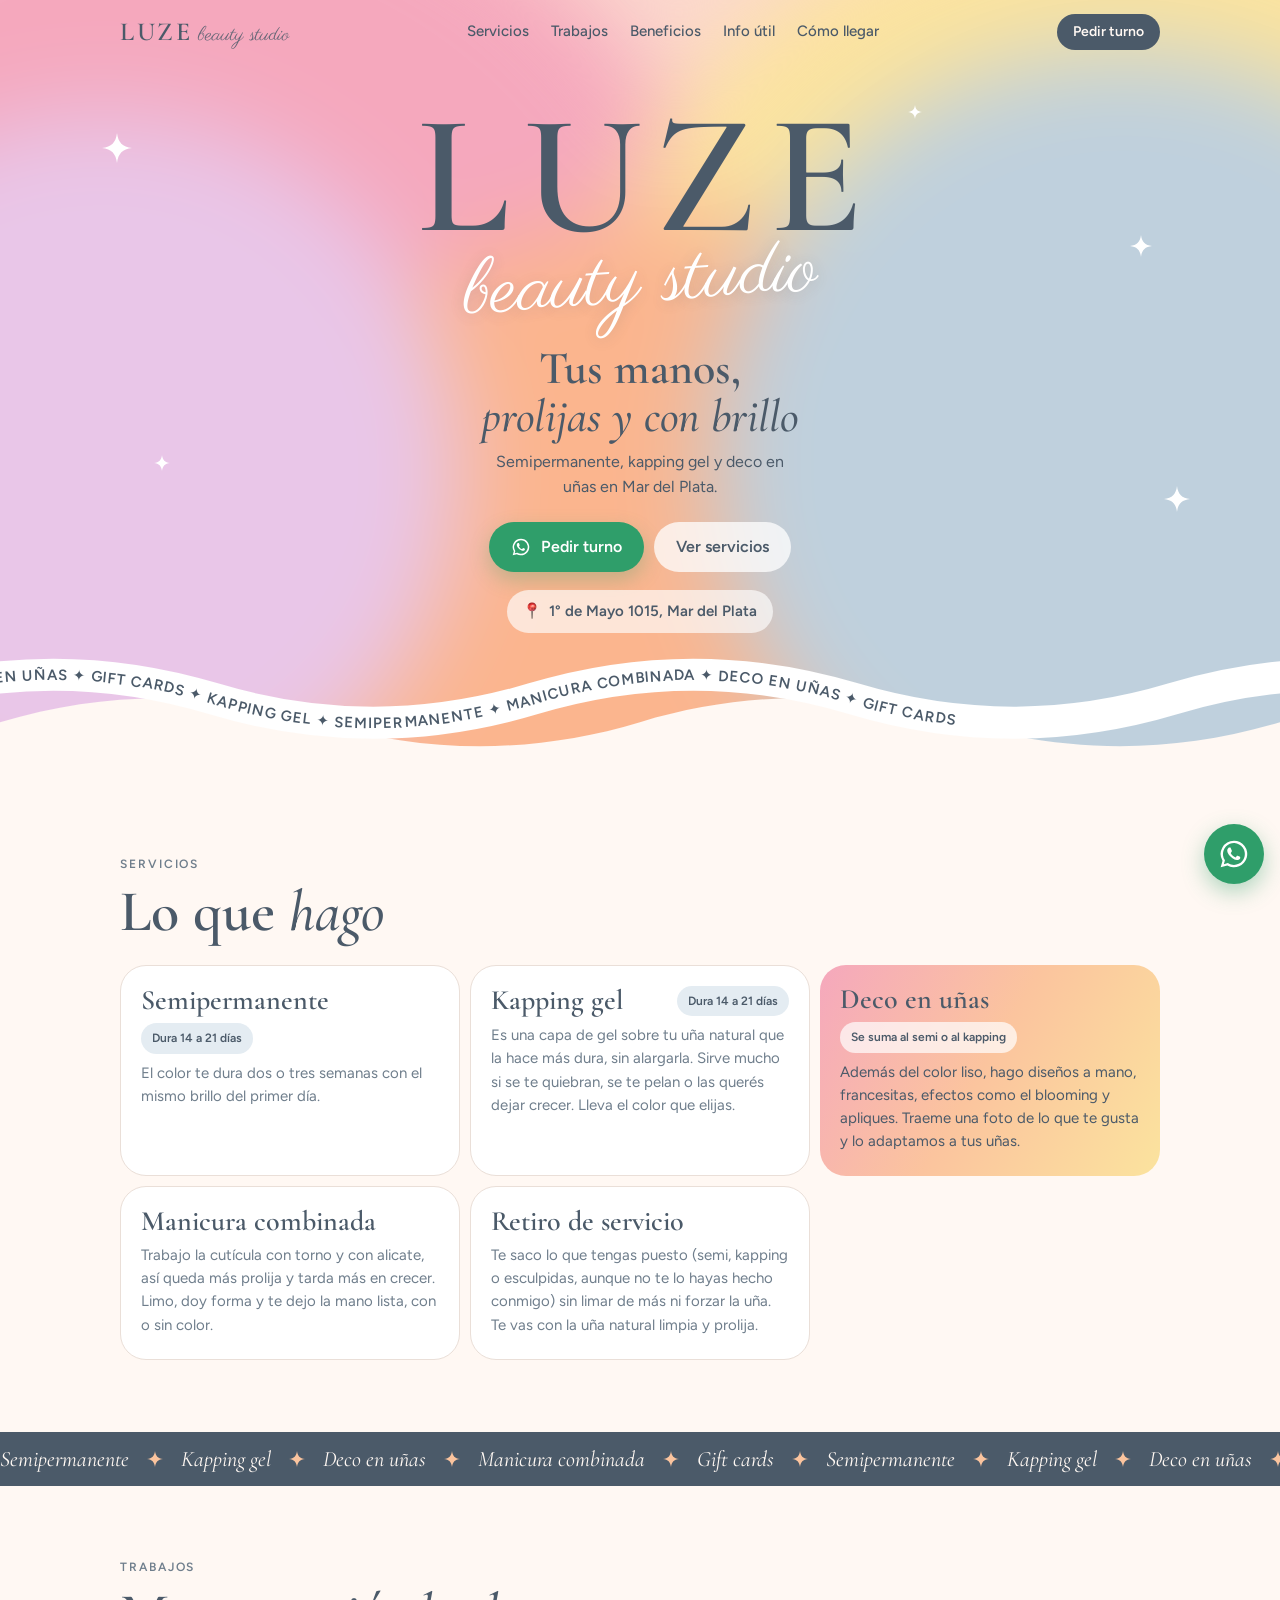
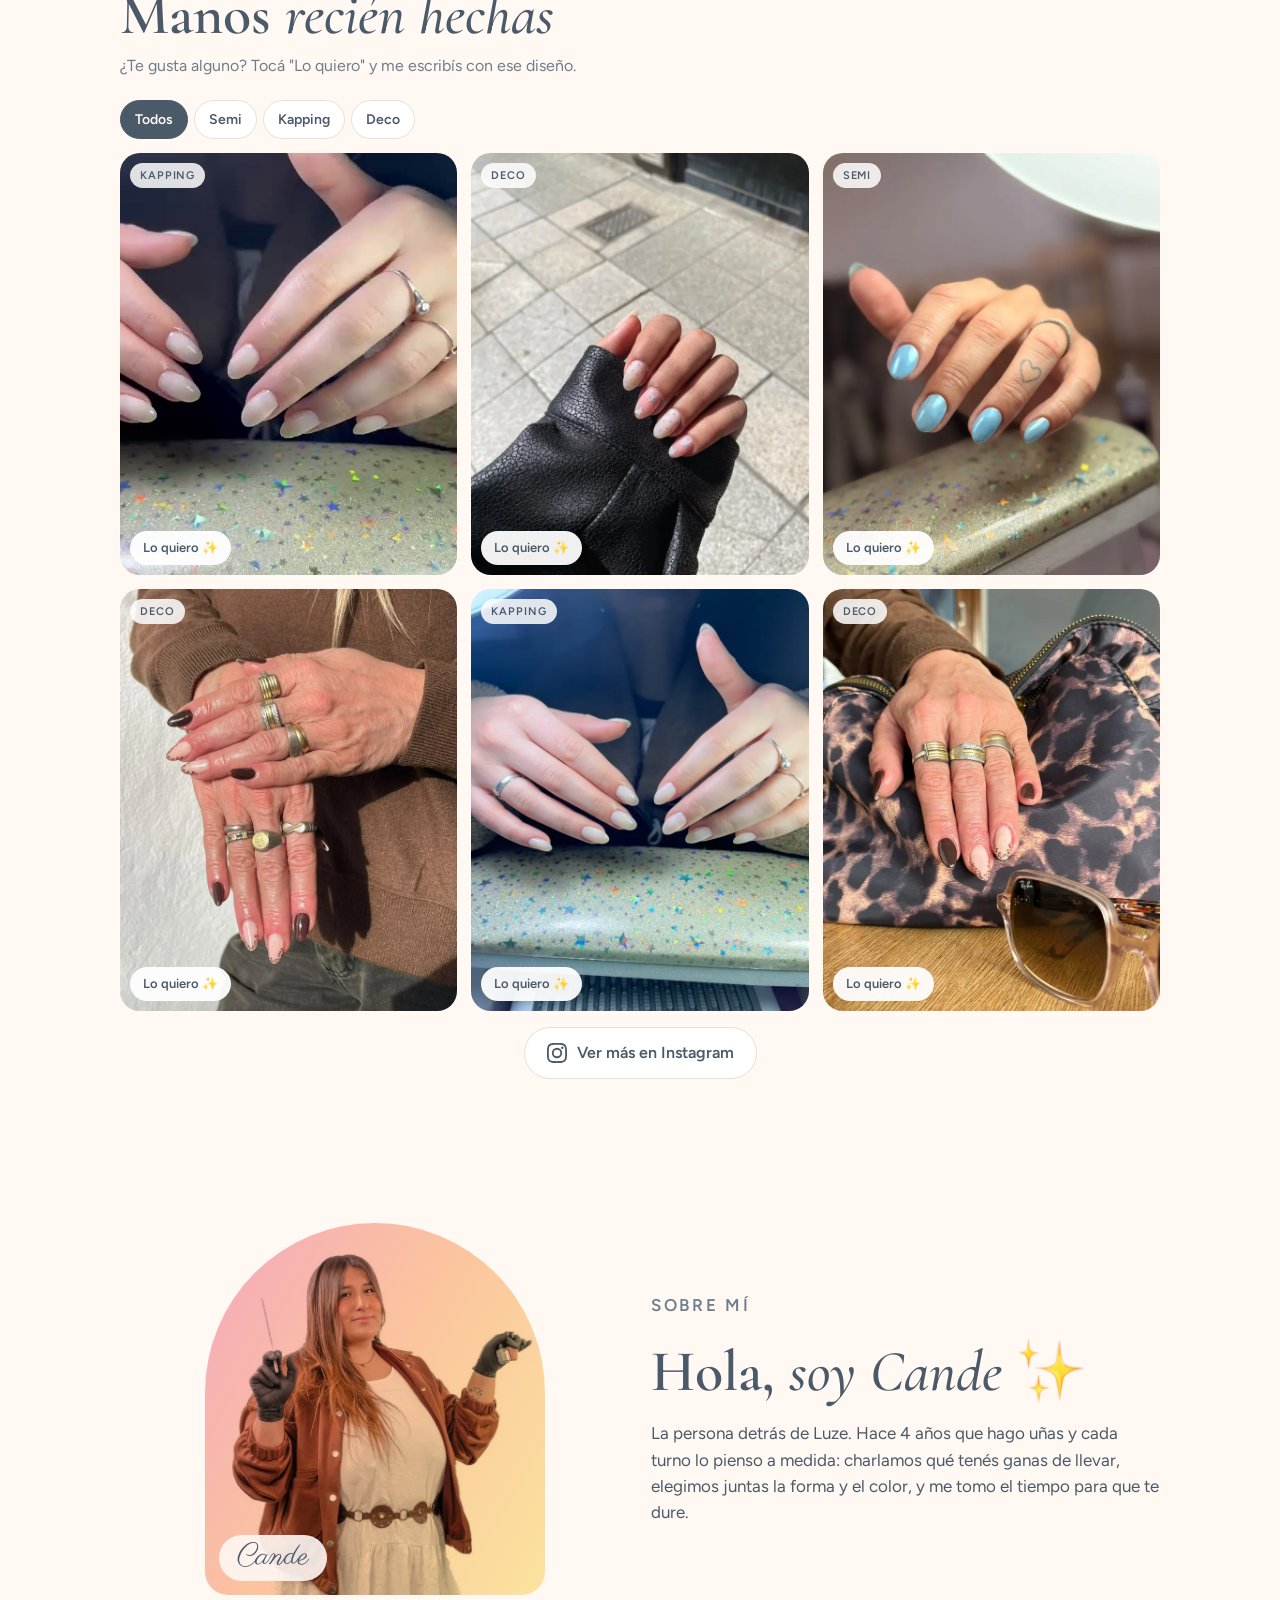
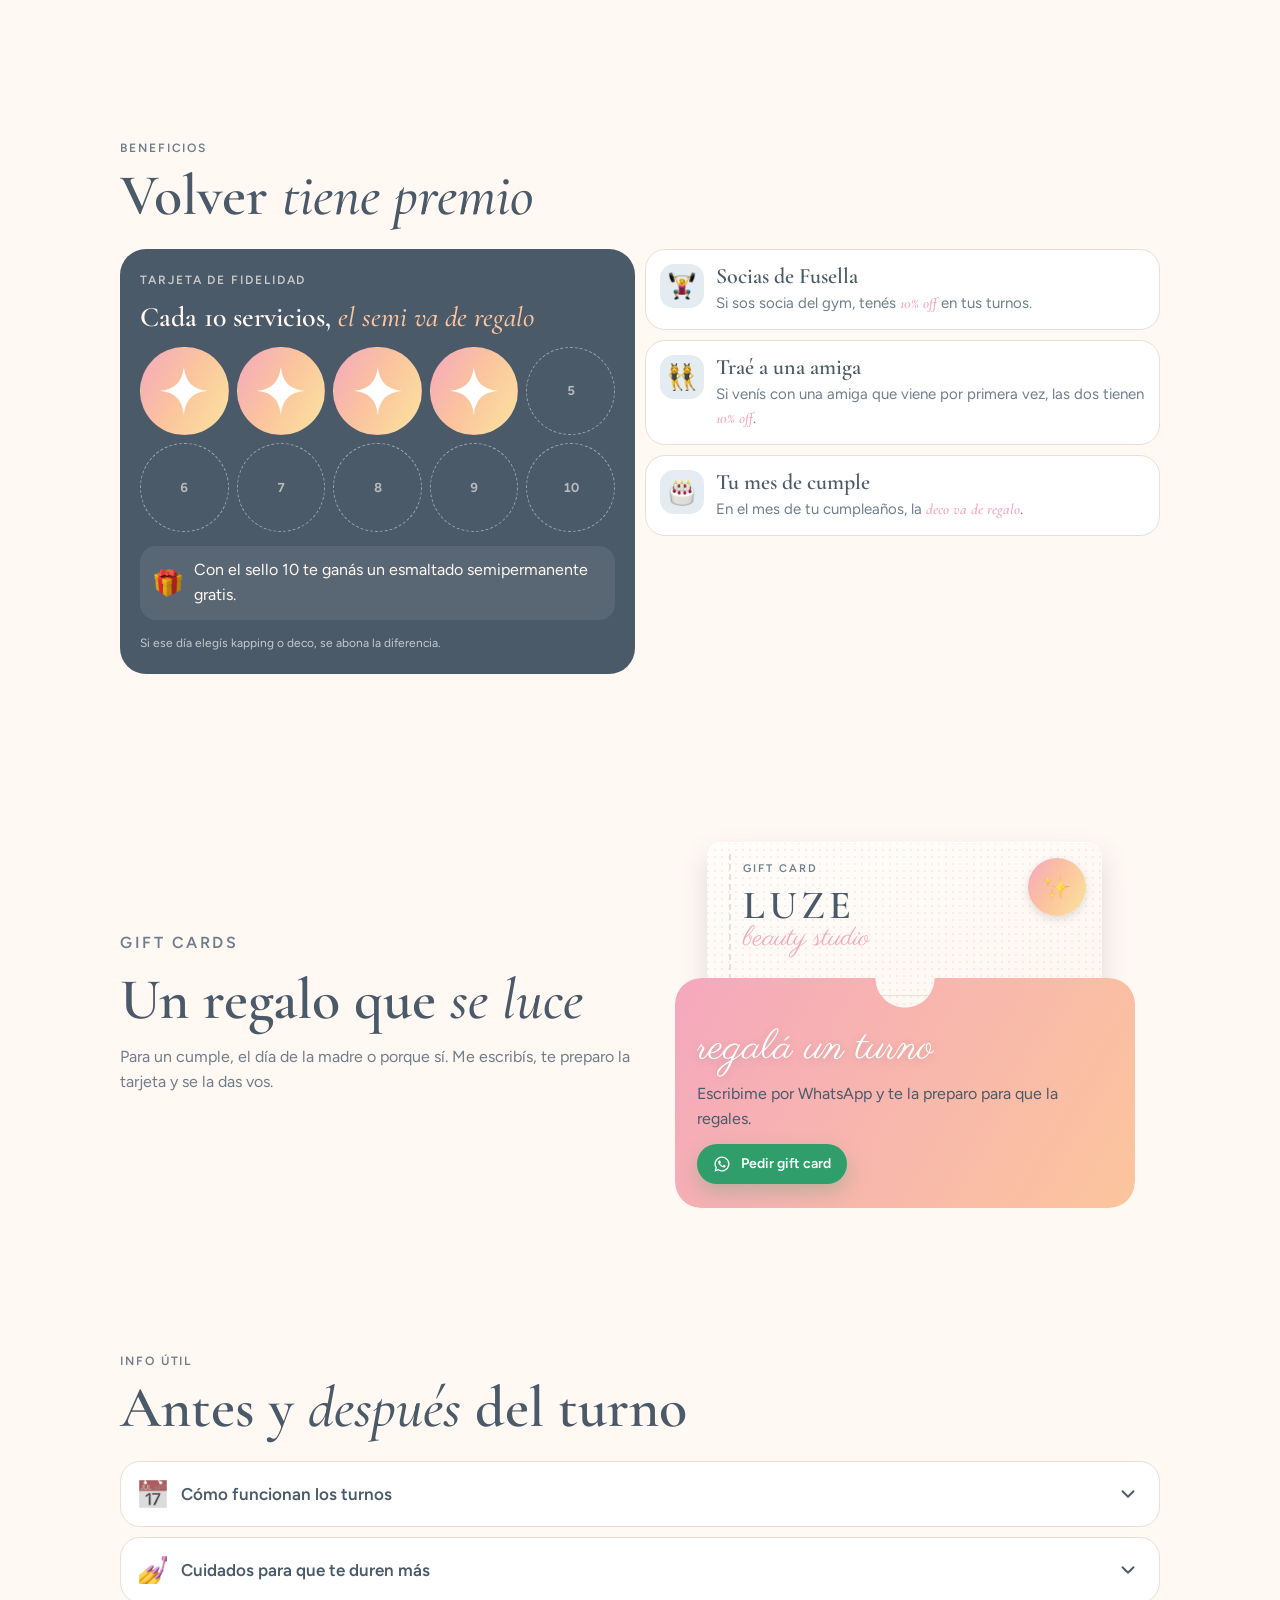
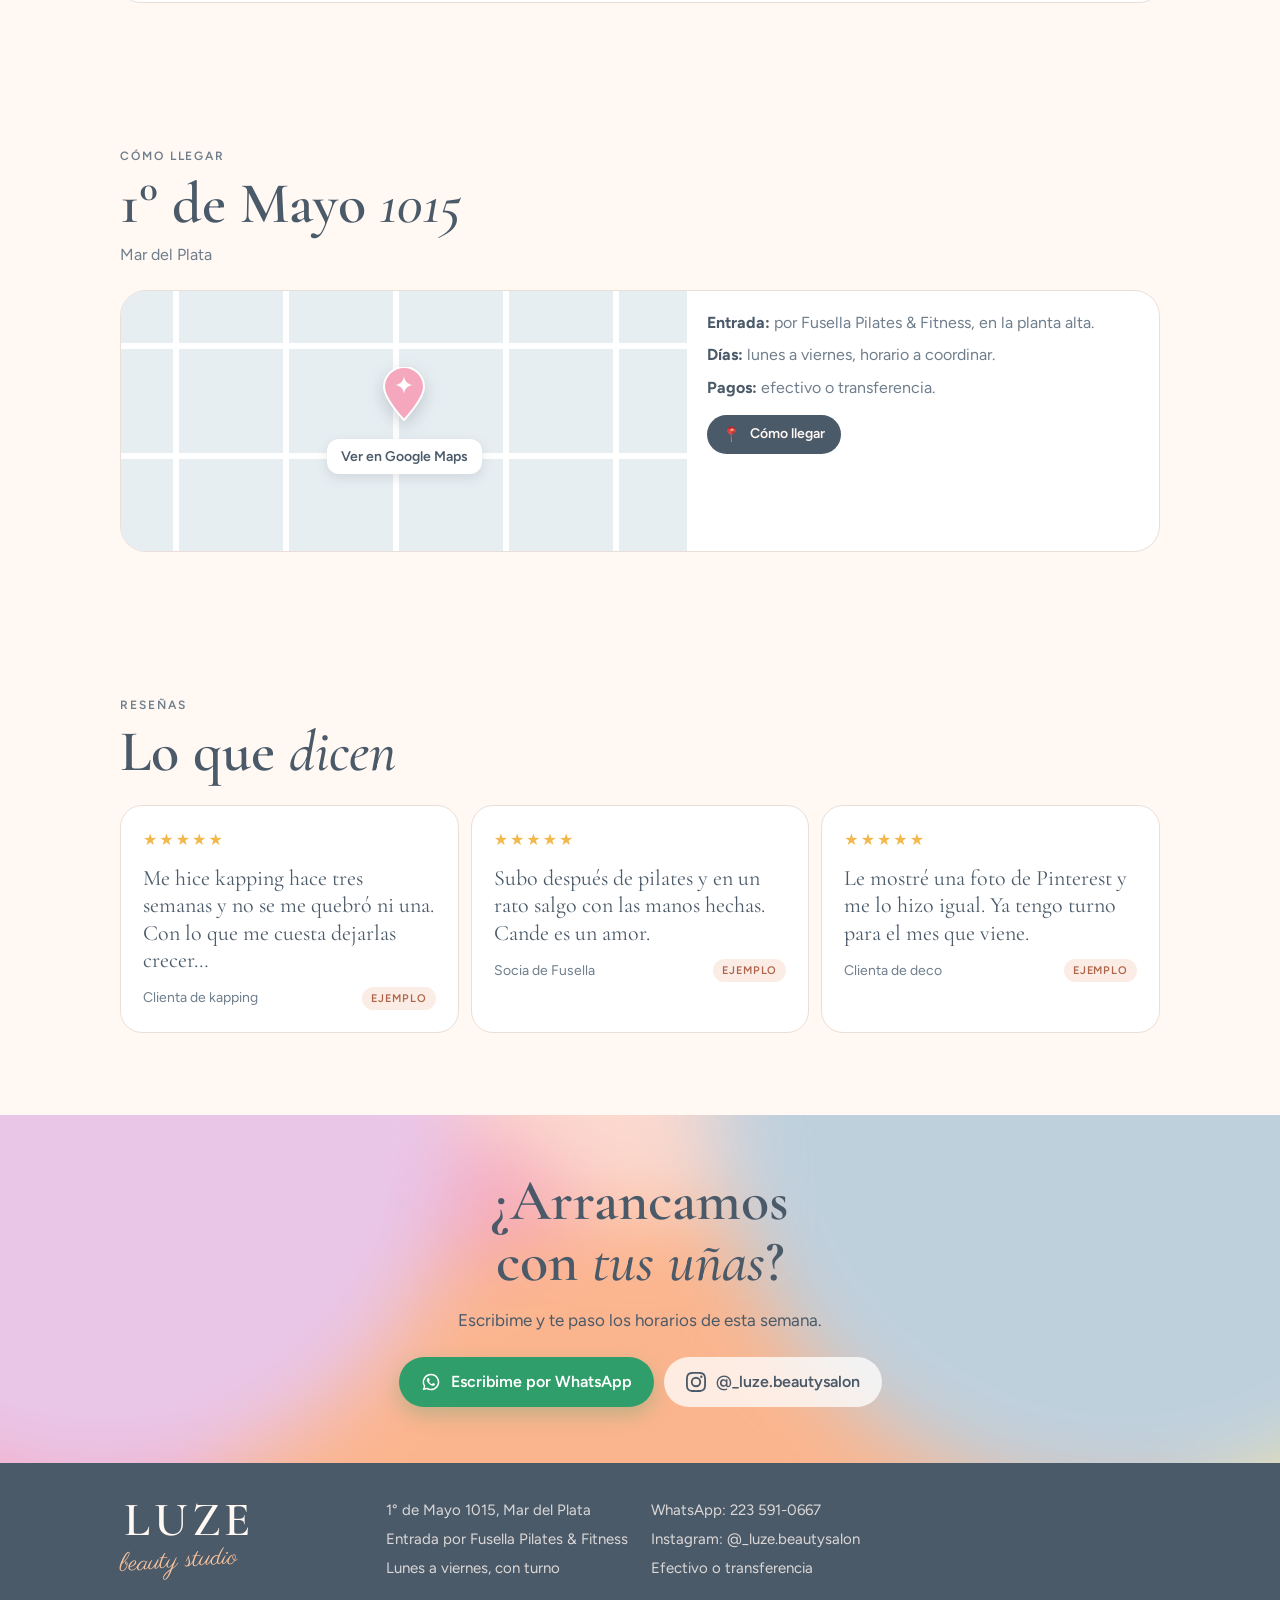
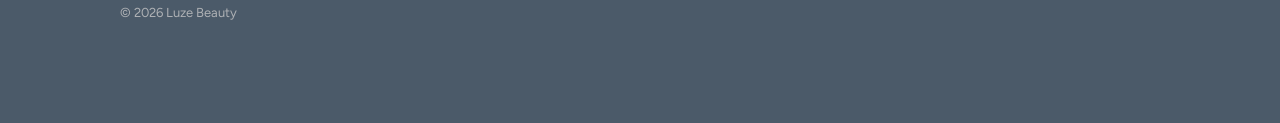
<file: index.html>
<!doctype html>
<html lang="es-AR">
<head>
  <meta charset="utf-8">
  <meta name="viewport" content="width=device-width, initial-scale=1, viewport-fit=cover">
  <title>Luze Beauty · Uñas en Mar del Plata</title>
  <meta name="description" content="Estudio de uñas de Cande en Mar del Plata: semipermanente, kapping gel, manicura combinada y deco. Planta alta de Fusella Pilates & Fitness. Turnos por WhatsApp.">
  <meta name="theme-color" content="#FCD9CF">
  <meta property="og:title" content="Luze Beauty · Uñas en Mar del Plata">
  <meta property="og:description" content="Semipermanente, kapping gel, manicura combinada y deco. Turnos por WhatsApp.">
  <meta property="og:type" content="website">
  <meta property="og:image" content="assets/img/trabajo-deco-lunares.webp">
  <link rel="icon" href="data:image/svg+xml,%3Csvg xmlns='http://www.w3.org/2000/svg' viewBox='0 0 24 24'%3E%3Cdefs%3E%3ClinearGradient id='g' x1='0' y1='0' x2='1' y2='1'%3E%3Cstop offset='0' stop-color='%23F5A8BD'/%3E%3Cstop offset='1' stop-color='%23FBC49E'/%3E%3C/linearGradient%3E%3C/defs%3E%3Cpath fill='url(%23g)' d='M12 0C12.9 7.6 16.4 11.1 24 12 16.4 12.9 12.9 16.4 12 24 11.1 16.4 7.6 12.9 0 12 7.6 11.1 11.1 7.6 12 0Z'/%3E%3C/svg%3E">
  <link rel="preconnect" href="https://fonts.googleapis.com">
  <link rel="preconnect" href="https://fonts.gstatic.com" crossorigin>
  <link rel="stylesheet" href="https://fonts.googleapis.com/css2?family=Cormorant+Garamond:ital,wght@0,500;0,600;1,500;1,600&family=Figtree:wght@400;500;600&family=Parisienne&display=swap">
  <link rel="stylesheet" href="css/styles.css">
  <script type="application/ld+json">
  {
    "@context": "https://schema.org",
    "@type": "NailSalon",
    "name": "Luze Beauty",
    "alternateName": "Luze Beauty Studio",
    "telephone": "+5492235910667",
    "address": {
      "@type": "PostalAddress",
      "streetAddress": "1° de Mayo 1015",
      "addressLocality": "Mar del Plata",
      "addressRegion": "Buenos Aires",
      "addressCountry": "AR"
    },
    "openingHoursSpecification": {
      "@type": "OpeningHoursSpecification",
      "dayOfWeek": ["Monday", "Tuesday", "Wednesday", "Thursday", "Friday"]
    },
    "paymentAccepted": "Efectivo, transferencia",
    "sameAs": ["https://www.instagram.com/_luze.beautysalon/"]
  }
  </script>
</head>
<body>

<svg width="0" height="0" style="position:absolute" aria-hidden="true">
  <defs>
    <symbol id="brillo" viewBox="0 0 24 24"><path d="M12 0C12.9 7.6 16.4 11.1 24 12 16.4 12.9 12.9 16.4 12 24 11.1 16.4 7.6 12.9 0 12 7.6 11.1 11.1 7.6 12 0Z" fill="currentColor"/></symbol>
    <symbol id="wa" viewBox="0 0 24 24"><path d="M12 2a10 10 0 0 0-8.6 15.1L2 22l5-1.3A10 10 0 1 0 12 2Zm0 18.2c-1.5 0-3-.4-4.3-1.2l-.3-.2-3 .8.8-2.9-.2-.3A8.2 8.2 0 1 1 12 20.2Zm4.5-6.1c-.2-.1-1.5-.7-1.7-.8-.2-.1-.4-.1-.6.1l-.8 1c-.1.2-.3.2-.5.1-.7-.3-1.4-.7-2-1.3-.5-.5-1-1.1-1.3-1.7-.1-.2 0-.4.1-.5l.4-.5.3-.5v-.5l-.8-1.9c-.2-.5-.4-.4-.6-.4h-.5c-.2 0-.5.1-.7.3-.6.6-.9 1.3-.9 2.1.1.9.4 1.8 1 2.6 1.1 1.6 2.5 2.9 4.2 3.7.5.2.9.4 1.4.5.5.2 1 .2 1.5.1.6-.1 1.2-.5 1.5-1 .2-.4.2-.8.1-1.2l-.4-.2Z"/></symbol>
    <symbol id="ig" viewBox="0 0 24 24"><path d="M12 2.2c3.2 0 3.6 0 4.8.1 3.3.1 4.8 1.7 4.9 4.9.1 1.3.1 1.6.1 4.8s0 3.6-.1 4.8c-.1 3.2-1.7 4.8-4.9 4.9-1.3.1-1.6.1-4.8.1s-3.6 0-4.8-.1c-3.3-.1-4.8-1.7-4.9-4.9C2.2 15.6 2.2 15.2 2.2 12s0-3.6.1-4.8C2.4 3.9 3.9 2.4 7.2 2.3 8.4 2.2 8.8 2.2 12 2.2ZM12 0C8.7 0 8.3 0 7.1.1 2.7.3.3 2.7.1 7.1 0 8.3 0 8.7 0 12s0 3.7.1 4.9c.2 4.4 2.6 6.8 7 7C8.3 24 8.7 24 12 24s3.7 0 4.9-.1c4.4-.2 6.8-2.6 7-7 .1-1.2.1-1.6.1-4.9s0-3.7-.1-4.9c-.2-4.4-2.6-6.8-7-7C15.7 0 15.3 0 12 0Zm0 5.8a6.2 6.2 0 1 0 0 12.4 6.2 6.2 0 0 0 0-12.4ZM12 16a4 4 0 1 1 0-8 4 4 0 0 1 0 8Zm6.4-11.8a1.4 1.4 0 1 0 0 2.9 1.4 1.4 0 0 0 0-2.9Z"/></symbol>
  </defs>
</svg>

<!-- ============ BARRA ============ -->
<header class="barra" id="barra">
  <div class="wrap barra-in">
    <a class="marca-chica" href="#inicio" aria-label="Luze Beauty, ir al inicio"><b>LUZE</b><span>beauty studio</span></a>
    <nav aria-label="Secciones">
      <a href="#servicios">Servicios</a>
      <a href="#trabajos">Trabajos</a>
      <a href="#beneficios">Beneficios</a>
      <a href="#turnos">Info útil</a>
      <a href="#llegar">Cómo llegar</a>
    </nav>
    <a class="btn btn-tinta btn-chico" href="https://wa.me/5492235910667?text=Hola%20Cande%21%20Quiero%20sacar%20un%20turno%20%E2%9C%A8" target="_blank" rel="noopener">Pedir turno</a>
  </div>
</header>

<main>
  <!-- ============ INICIO ============ -->
  <section class="hero" id="inicio">
    <div class="malla" aria-hidden="true"><span class="m1"></span><span class="m2"></span><span class="m3"></span><span class="m4"></span><span class="m5"></span></div>
    <span class="chispa" style="top:17%;left:8%;width:30px;height:30px" aria-hidden="true"><svg><use href="#brillo"/></svg></span>
    <span class="chispa" style="top:30%;right:10%;width:22px;height:22px;animation-delay:-1.1s" aria-hidden="true"><svg><use href="#brillo"/></svg></span>
    <span class="chispa" style="top:58%;left:12%;width:16px;height:16px;animation-delay:-2s" aria-hidden="true"><svg><use href="#brillo"/></svg></span>
    <span class="chispa" style="top:13%;right:28%;width:14px;height:14px;animation-delay:-.6s" aria-hidden="true"><svg><use href="#brillo"/></svg></span>
    <span class="chispa" style="top:62%;right:7%;width:26px;height:26px;animation-delay:-2.6s" aria-hidden="true"><svg><use href="#brillo"/></svg></span>

    <div class="wrap">
      <div class="logo" role="img" aria-label="Luze beauty studio">
        <span class="luze">LUZE</span>
        <span class="sub">beauty studio</span>
      </div>
      <h1>Tus manos, <em>prolijas y con brillo</em></h1>
      <p class="bajada">Semipermanente, kapping gel y deco en uñas en Mar del Plata.</p>
      <div class="acciones">
        <a class="btn btn-wa" href="https://wa.me/5492235910667?text=Hola%20Cande%21%20Quiero%20sacar%20un%20turno%20%E2%9C%A8" target="_blank" rel="noopener"><svg><use href="#wa"/></svg>Pedir turno</a>
        <a class="btn btn-claro" href="#servicios">Ver servicios</a>
      </div>
      <a class="ubicacion-chip" href="#llegar"><img class="emo" src="assets/emoji/1f4cd.png" alt="">1° de Mayo 1015, Mar del Plata</a>
    </div>

    <svg class="cinta" viewBox="0 0 1200 150" preserveAspectRatio="xMidYMax slice" aria-hidden="true">
      <path d="M0 150 V92 C100 62 200 62 300 92 S500 122 600 92 S800 62 900 92 S1100 122 1200 92 V150 Z" fill="#FFF8F3"/>
      <path id="curva" d="M-100 70 C0 40 100 40 200 70 S400 100 500 70 S700 40 800 70 S1000 100 1100 70 S1300 40 1400 70" fill="none" stroke="#FFFFFF" stroke-width="30" stroke-linecap="round"/>
      <text dy="5">
        <textPath href="#curva" startOffset="0">
          <animate attributeName="startOffset" from="-1300" to="0" dur="30s" repeatCount="indefinite"/>
          ✦ Kapping gel ✦ Semipermanente ✦ Manicura combinada ✦ Deco en uñas ✦ Gift cards ✦ Kapping gel ✦ Semipermanente ✦ Manicura combinada ✦ Deco en uñas ✦ Gift cards ✦ Kapping gel ✦ Semipermanente ✦ Manicura combinada ✦ Deco en uñas ✦ Gift cards
        </textPath>
      </text>
    </svg>
  </section>


  <!-- ============ SERVICIOS ============ -->
  <section class="seccion" id="servicios">
    <div class="wrap">
      <div class="cabecera aparece">
        <p class="eyebrow">Servicios</p>
        <h2>Lo que <em>hago</em></h2>
              </div>
      <div class="servicios">
        <article class="servicio aparece">
          <div class="arriba"><h3>Semipermanente</h3><span class="chip">Dura 14 a 21 días</span></div>
          <p>El color te dura dos o tres semanas con el mismo brillo del primer día.</p>
        </article>
        <article class="servicio aparece">
          <div class="arriba"><h3>Kapping gel</h3><span class="chip">Dura 14 a 21 días</span></div>
          <p>Es una capa de gel sobre tu uña natural que la hace más dura, sin alargarla. Sirve mucho si se te quiebran, se te pelan o las querés dejar crecer. Lleva el color que elijas.</p>
        </article>
        <article class="servicio destacado aparece">
          <div class="arriba"><h3>Deco en uñas</h3><span class="chip">Se suma al semi o al kapping</span></div>
          <p>Además del color liso, hago diseños a mano, francesitas, efectos como el blooming y apliques. Traeme una foto de lo que te gusta y lo adaptamos a tus uñas.</p>
        </article>
        <article class="servicio aparece">
          <div class="arriba"><h3>Manicura combinada</h3></div>
          <p>Trabajo la cutícula con torno y con alicate, así queda más prolija y tarda más en crecer. Limo, doy forma y te dejo la mano lista, con o sin color.</p>
        </article>
        <article class="servicio aparece">
          <div class="arriba"><h3>Retiro de servicio</h3></div>
          <p>Te saco lo que tengas puesto (semi, kapping o esculpidas, aunque no te lo hayas hecho conmigo) sin limar de más ni forzar la uña. Te vas con la uña natural limpia y prolija.</p>
        </article>
      </div>
    </div>
  </section>


  <!-- ============ BANDA ============ -->
  <div class="banda" aria-hidden="true">
    <div class="banda-pista">
      <span>Semipermanente <svg><use href="#brillo"/></svg> Kapping gel <svg><use href="#brillo"/></svg> Deco en uñas <svg><use href="#brillo"/></svg> Manicura combinada <svg><use href="#brillo"/></svg> Gift cards <svg><use href="#brillo"/></svg></span>
      <span>Semipermanente <svg><use href="#brillo"/></svg> Kapping gel <svg><use href="#brillo"/></svg> Deco en uñas <svg><use href="#brillo"/></svg> Manicura combinada <svg><use href="#brillo"/></svg> Gift cards <svg><use href="#brillo"/></svg></span>
    </div>
  </div>


  <!-- ============ TRABAJOS ============ -->
  <section class="seccion" id="trabajos">
    <div class="wrap">
      <div class="cabecera aparece">
        <p class="eyebrow">Trabajos</p>
        <h2>Manos <em>recién hechas</em></h2>
        <p>¿Te gusta alguno? Tocá "Lo quiero" y me escribís con ese diseño.</p>
      </div>
      <div class="filtros" role="group" aria-label="Filtrar trabajos">
        <button type="button" class="filtro" aria-pressed="true" data-filtro="todos">Todos</button>
        <button type="button" class="filtro" aria-pressed="false" data-filtro="semi">Semi</button>
        <button type="button" class="filtro" aria-pressed="false" data-filtro="kapping">Kapping</button>
        <button type="button" class="filtro" aria-pressed="false" data-filtro="deco">Deco</button>
      </div>
      <div class="galeria">
        <div class="trabajo" data-tipo="kapping">
          <video src="assets/video/kapping-nude.mp4" poster="assets/video/kapping-nude-poster.jpg" autoplay muted loop playsinline preload="metadata" aria-label="Video de uñas almendradas en nude lechoso"></video>
          <span class="tipo">Kapping</span>
          <a href="https://wa.me/5492235910667?text=Hola%20Cande%21%20Vi%20el%20kapping%20nude%20lechoso%20en%20la%20web%20y%20quiero%20algo%20as%C3%AD%20%E2%9C%A8" target="_blank" rel="noopener">Lo quiero ✨</a>
        </div>
        <div class="trabajo" data-tipo="deco">
          <img src="assets/img/trabajo-deco-lunares.webp" alt="Uñas nude con lunares naranjas y estrellas holográficas" loading="lazy" style="object-position:50% 68%">
          <span class="tipo">Deco</span>
          <a href="https://wa.me/5492235910667?text=Hola%20Cande%21%20Vi%20la%20deco%20de%20lunares%20y%20estrellas%20en%20la%20web%20y%20quiero%20algo%20as%C3%AD%20%E2%9C%A8" target="_blank" rel="noopener">Lo quiero ✨</a>
        </div>
        <div class="trabajo" data-tipo="semi">
          <img src="assets/img/trabajo-semi-celeste.webp" alt="Uñas cortas en celeste perlado" loading="lazy">
          <span class="tipo">Semi</span>
          <a href="https://wa.me/5492235910667?text=Hola%20Cande%21%20Vi%20el%20semi%20celeste%20perlado%20en%20la%20web%20y%20quiero%20algo%20as%C3%AD%20%E2%9C%A8" target="_blank" rel="noopener">Lo quiero ✨</a>
        </div>
        <div class="trabajo" data-tipo="deco">
          <img src="assets/img/trabajo-deco-animal-print.webp" alt="Uñas color chocolate combinadas con francesita animal print" loading="lazy">
          <span class="tipo">Deco</span>
          <a href="https://wa.me/5492235910667?text=Hola%20Cande%21%20Vi%20la%20deco%20chocolate%20con%20animal%20print%20en%20la%20web%20y%20quiero%20algo%20as%C3%AD%20%E2%9C%A8" target="_blank" rel="noopener">Lo quiero ✨</a>
        </div>
        <div class="trabajo" data-tipo="kapping">
          <img src="assets/img/trabajo-kapping-nude.webp" alt="Uñas almendradas en nude lechoso" loading="lazy">
          <span class="tipo">Kapping</span>
          <a href="https://wa.me/5492235910667?text=Hola%20Cande%21%20Vi%20el%20kapping%20nude%20lechoso%20en%20la%20web%20y%20quiero%20algo%20as%C3%AD%20%E2%9C%A8" target="_blank" rel="noopener">Lo quiero ✨</a>
        </div>
        <div class="trabajo" data-tipo="deco">
          <img src="assets/img/trabajo-deco-animal-print-2.webp" alt="Mano con anillos y uñas chocolate con francesita animal print" loading="lazy" style="object-position:50% 60%">
          <span class="tipo">Deco</span>
          <a href="https://wa.me/5492235910667?text=Hola%20Cande%21%20Vi%20la%20deco%20chocolate%20con%20animal%20print%20en%20la%20web%20y%20quiero%20algo%20as%C3%AD%20%E2%9C%A8" target="_blank" rel="noopener">Lo quiero ✨</a>
        </div>
      </div>
      <div class="mas-ig">
        <a class="btn btn-claro" style="background:var(--blanco);border:1px solid var(--linea)" href="https://www.instagram.com/_luze.beautysalon/" target="_blank" rel="noopener"><svg><use href="#ig"/></svg>Ver más en Instagram</a>
      </div>
    </div>
  </section>


  <!-- ============ SOBRE MI ============ -->
  <section class="seccion" id="sobre-mi">
    <div class="wrap sobre">
      <div class="foto-cande aparece">
        <img src="assets/img/cande.webp" alt="Cande con guantes negros, un alicate y un esmalte en las manos" loading="lazy">
        <span class="firma">Cande</span>
      </div>
      <div class="texto aparece">
        <p class="eyebrow">Sobre mí</p>
        <h2>Hola, <em>soy Cande</em> <img class="emo" src="assets/emoji/2728.png" alt="✨"></h2>
        <p>La persona detrás de Luze. Hace 4 años que hago uñas y cada turno lo pienso a medida: charlamos qué tenés ganas de llevar, elegimos juntas la forma y el color, y me tomo el tiempo para que te dure.</p>
      </div>
    </div>
  </section>


  <!-- ============ BENEFICIOS ============ -->
  <section class="seccion" id="beneficios">
    <div class="wrap">
      <div class="cabecera aparece">
        <p class="eyebrow">Beneficios</p>
        <h2>Volver <em>tiene premio</em></h2>
      </div>
      <div class="beneficios-grid">
        <div class="fidelidad aparece">
          <p class="eyebrow">Tarjeta de fidelidad</p>
          <h3>Cada 10 servicios, <em>el semi va de regalo</em></h3>
          <div class="sellos" id="sellos" aria-label="Tarjeta de 10 sellos">
            <div class="sello"><b>1</b><svg><use href="#brillo"/></svg></div>
            <div class="sello"><b>2</b><svg><use href="#brillo"/></svg></div>
            <div class="sello"><b>3</b><svg><use href="#brillo"/></svg></div>
            <div class="sello"><b>4</b><svg><use href="#brillo"/></svg></div>
            <div class="sello"><b>5</b><svg><use href="#brillo"/></svg></div>
            <div class="sello"><b>6</b><svg><use href="#brillo"/></svg></div>
            <div class="sello"><b>7</b><svg><use href="#brillo"/></svg></div>
            <div class="sello"><b>8</b><svg><use href="#brillo"/></svg></div>
            <div class="sello"><b>9</b><svg><use href="#brillo"/></svg></div>
            <div class="sello"><b>10</b><svg><use href="#brillo"/></svg></div>
          </div>
          <div class="premio"><img class="emo" src="assets/emoji/1f381.png" alt="">Con el sello 10 te ganás un esmaltado semipermanente gratis.</div>
          <p class="letra-chica">Si ese día elegís kapping o deco, se abona la diferencia.</p>
        </div>
        <div class="beneficios">
          <div class="beneficio aparece"><span class="ico"><img class="emo" src="assets/emoji/1f3cb-fe0f-200d-2640-fe0f.png" alt=""></span><div><b>Socias de Fusella</b><p>Si sos socia del gym, tenés <span class="pct">10% off</span> en tus turnos.</p></div></div>
          <div class="beneficio aparece"><span class="ico"><img class="emo" src="assets/emoji/1f46f-200d-2640-fe0f.png" alt=""></span><div><b>Traé a una amiga</b><p>Si venís con una amiga que viene por primera vez, las dos tienen <span class="pct">10% off</span>.</p></div></div>
          <div class="beneficio aparece"><span class="ico"><img class="emo" src="assets/emoji/1f382.png" alt=""></span><div><b>Tu mes de cumple</b><p>En el mes de tu cumpleaños, la <span class="pct">deco va de regalo</span>.</p></div></div>
        </div>
      </div>
    </div>
  </section>


  <!-- ============ GIFT CARD ============ -->
  <section class="seccion" id="gift-cards">
    <div class="wrap gift-zona">
      <div class="gift-texto aparece">
        <p class="eyebrow">Gift cards</p>
        <h2>Un regalo que <em>se luce</em></h2>
        <p>Para un cumple, el día de la madre o porque sí. Me escribís, te preparo la tarjeta y se la das vos.</p>
      </div>
      <div class="gift">
        <div class="gift-tarjeta" aria-hidden="true">
          <span class="sello-cera"><img class="emo" src="assets/emoji/2728.png" alt=""></span>
          <span class="tag">Gift card</span>
          <span class="luze">LUZE</span>
          <span class="sub">beauty studio</span>
          <div class="campos"><span>Para:</span><span>De:</span><span>Vale por:</span></div>
        </div>
        <div class="gift-sobre">
          <span class="para">regalá un turno</span>
          <p>Escribime por WhatsApp y te la preparo para que la regales.</p>
          <a class="btn btn-wa btn-chico" href="https://wa.me/5492235910667?text=Hola%20Cande%21%20Quiero%20una%20gift%20card%20%F0%9F%8E%81" target="_blank" rel="noopener"><svg><use href="#wa"/></svg>Pedir gift card</a>
        </div>
      </div>
    </div>
  </section>


  <!-- ============ INFO UTIL ============ -->
  <section class="seccion" id="turnos">
    <div class="wrap">
      <div class="cabecera aparece">
        <p class="eyebrow">Info útil</p>
        <h2>Antes y <em>después</em> del turno</h2>
      </div>
      <div class="acordeones aparece">
        <details class="acordeon">
          <summary><img class="emo" src="assets/emoji/1f4c5.png" alt=""><span>Cómo funcionan los turnos</span><svg class="flecha" viewBox="0 0 24 24" aria-hidden="true"><path d="M6 9l6 6 6-6" fill="none" stroke="currentColor" stroke-width="2" stroke-linecap="round" stroke-linejoin="round"/></svg></summary>
          <dl>
            <div><dt>Cómo reservar</dt><dd>Escribime por WhatsApp con el servicio que querés y te paso los horarios libres de la semana.</dd></div>
            <div><dt>Seña</dt><dd>Para confirmar el turno te pido una seña por transferencia, que después se descuenta del total.</dd></div>
            <div><dt>Llegada</dt><dd>Te espero hasta 10 minutos. Si llegás más tarde, puede que tengamos que hacer un servicio más corto o pasar el turno.</dd></div>
            <div><dt>Cambios y cancelaciones</dt><dd>Avisame con 24 horas de anticipación y reprogramamos sin problema. Si cancelás con menos tiempo, la seña no se devuelve.</dd></div>
            <div><dt>Si venís con trabajo de otro lado</dt><dd>Avisame al reservar, así sumo el retiro y calculo bien el tiempo.</dd></div>
            <div><dt>Arreglos</dt><dd>Si se te sale o se te quiebra una uña en los primeros 5 días, escribime y te la arreglo sin cargo.</dd></div>
          </dl>
        </details>
        <details class="acordeon" id="cuidados">
          <summary><img class="emo" src="assets/emoji/1f485.png" alt=""><span>Cuidados para que te duren más</span><svg class="flecha" viewBox="0 0 24 24" aria-hidden="true"><path d="M6 9l6 6 6-6" fill="none" stroke="currentColor" stroke-width="2" stroke-linecap="round" stroke-linejoin="round"/></svg></summary>
          <dl>
            <div><dt>Guantes para limpiar</dt><dd>La lavandina y el detergente son lo que más rápido gasta el esmalte.</dd></div>
            <div><dt>Las uñas no son herramientas</dt><dd>Nada de abrir latas o despegar etiquetas con ellas. Ahí es donde se levantan.</dd></div>
            <div><dt>Aceite de cutícula</dt><dd>Una gotita por día, antes de dormir. La cutícula hidratada crece más prolija.</dd></div>
            <div><dt>Volvé a los 14–21 días</dt><dd>Si pasa más tiempo, la uña crece, el peso queda en la punta y ahí se quiebran.</dd></div>
          </dl>
        </details>
      </div>
    </div>
  </section>

  <!-- ============ COMO LLEGAR ============ -->
  <section class="seccion" id="llegar">
    <div class="wrap">
      <div class="cabecera aparece">
        <p class="eyebrow">Cómo llegar</p>
        <h2>1° de Mayo <em>1015</em></h2>
        <p>Mar del Plata</p>
      </div>
      <div class="llegar aparece">
        <div class="mapa">
          <a class="mapa-respaldo" href="https://www.google.com/maps/search/?api=1&amp;query=1%C2%B0%20de%20Mayo%201015%2C%20Mar%20del%20Plata" target="_blank" rel="noopener">
            <span class="pin-dibujo" aria-hidden="true"><svg viewBox="0 0 44 54"><path d="M22 53C22 53 42 32 42 20A20 20 0 0 0 2 20C2 32 22 53 22 53Z" fill="#F5A8BD" stroke="#fff" stroke-width="2"/><path d="M22 9C22.6 14.4 25.6 17.4 31 18 25.6 18.6 22.6 21.6 22 27 21.4 21.6 18.4 18.6 13 18 18.4 17.4 21.4 14.4 22 9Z" fill="#fff"/></svg></span>
            <span class="mapa-etiqueta">Ver en Google Maps</span>
          </a>
          <iframe title="Mapa: 1° de Mayo 1015, Mar del Plata" src="https://www.google.com/maps?q=1%C2%B0%20de%20Mayo%201015%2C%20Mar%20del%20Plata%2C%20Buenos%20Aires&amp;output=embed" loading="lazy" referrerpolicy="no-referrer-when-downgrade"></iframe>
        </div>
        <div class="llegar-info">
          <ul>
            <li><b>Entrada:</b> por Fusella Pilates &amp; Fitness, en la planta alta.</li>
            <li><b>Días:</b> lunes a viernes, horario a coordinar.</li>
            <li><b>Pagos:</b> efectivo o transferencia.</li>
          </ul>
          <a class="btn btn-tinta btn-chico" href="https://www.google.com/maps/dir/?api=1&amp;destination=1%C2%B0%20de%20Mayo%201015%2C%20Mar%20del%20Plata%2C%20Buenos%20Aires" target="_blank" rel="noopener"><img class="emo" src="assets/emoji/1f4cd.png" alt="">Cómo llegar</a>
        </div>
      </div>
    </div>
  </section>


  <!-- ============ RESEÑAS ============ -->
  <section class="seccion" id="resenas">
    <div class="wrap">
      <div class="cabecera aparece">
        <p class="eyebrow">Reseñas</p>
        <h2>Lo que <em>dicen</em></h2>
      </div>
      <div class="resenas">
        <figure class="resena" style="margin:0"><span class="estrellas" aria-label="5 de 5">★★★★★</span><blockquote>Me hice kapping hace tres semanas y no se me quebró ni una. Con lo que me cuesta dejarlas crecer…</blockquote><figcaption class="quien"><span>Clienta de kapping</span><span class="etiqueta-ejemplo">Ejemplo</span></figcaption></figure>
        <figure class="resena" style="margin:0"><span class="estrellas" aria-label="5 de 5">★★★★★</span><blockquote>Subo después de pilates y en un rato salgo con las manos hechas. Cande es un amor.</blockquote><figcaption class="quien"><span>Socia de Fusella</span><span class="etiqueta-ejemplo">Ejemplo</span></figcaption></figure>
        <figure class="resena" style="margin:0"><span class="estrellas" aria-label="5 de 5">★★★★★</span><blockquote>Le mostré una foto de Pinterest y me lo hizo igual. Ya tengo turno para el mes que viene.</blockquote><figcaption class="quien"><span>Clienta de deco</span><span class="etiqueta-ejemplo">Ejemplo</span></figcaption></figure>
      </div>
    </div>
  </section>


  <!-- ============ CIERRE ============ -->
  <section class="final">
    <div class="malla" aria-hidden="true"><span class="m1"></span><span class="m2"></span><span class="m3"></span><span class="m4"></span><span class="m5"></span></div>
    <div class="wrap">
      <h2>¿Arrancamos con <em>tus uñas</em>?</h2>
      <p>Escribime y te paso los horarios de esta semana.</p>
      <div class="acciones">
        <a class="btn btn-wa" href="https://wa.me/5492235910667?text=Hola%20Cande%21%20Quiero%20sacar%20un%20turno%20%E2%9C%A8" target="_blank" rel="noopener"><svg><use href="#wa"/></svg>Escribime por WhatsApp</a>
        <a class="btn btn-claro" href="https://www.instagram.com/_luze.beautysalon/" target="_blank" rel="noopener"><svg><use href="#ig"/></svg>@_luze.beautysalon</a>
      </div>
    </div>
  </section>
</main>

<footer class="pie">
  <div class="wrap pie-in">
    <div class="logo" role="img" aria-label="Luze beauty studio" style="justify-items:start">
      <span class="luze">LUZE</span>
      <span class="sub">beauty studio</span>
    </div>
    <ul>
      <li>1° de Mayo 1015, Mar del Plata</li>
      <li>Entrada por Fusella Pilates &amp; Fitness</li>
      <li>Lunes a viernes, con turno</li>
    </ul>
    <ul>
      <li><a href="https://wa.me/5492235910667?text=Hola%20Cande%21%20%E2%9C%A8" target="_blank" rel="noopener">WhatsApp: 223 591-0667</a></li>
      <li><a href="https://www.instagram.com/_luze.beautysalon/" target="_blank" rel="noopener">Instagram: @_luze.beautysalon</a></li>
      <li>Efectivo o transferencia</li>
    </ul>
    <p class="chiquito">© <span id="anio">2026</span> Luze Beauty</p>
  </div>
</footer>

<a class="wa-flotante" href="https://wa.me/5492235910667?text=Hola%20Cande%21%20Quiero%20sacar%20un%20turno%20%E2%9C%A8" target="_blank" rel="noopener" aria-label="Escribir por WhatsApp"><svg><use href="#wa"/></svg></a>

<script src="js/main.js"></script>
</body>
</html>
</file>
<file: css/styles.css>
/* ==========================================================
   Luze Beauty — estilos
   Paleta "Luz cálida": crema, celeste tinta y degradé
   ========================================================== */

:root {
  --crema: #FFF8F3;
  --blanco: #FFFFFF;
  --tinta: #4B5A69;
  --tinta-suave: #6F7E8C;
  --celeste: #A9BDCC;
  --celeste-claro: #E4ECF2;
  --rosa: #F5A8BD;
  --rosa-claro: #FDEEF2;
  --durazno: #FBC49E;
  --manteca: #FBE39E;
  --lila: #E9C6E8;
  --linea: #EADFD8;
  --wa: #2F9E6A;
  --alerta: #B0654A;
  --degrade: linear-gradient(120deg, var(--rosa), var(--durazno) 48%, var(--manteca));

  --serif: "Cormorant Garamond", "Cormorant", Garamond, "Times New Roman", serif;
  --script: "Parisienne", "Brush Script MT", cursive;
  --sans: "Figtree", system-ui, -apple-system, "Segoe UI", sans-serif;

  --radio: 26px;
  --barra: 64px;
}

* { box-sizing: border-box; }

html { scroll-behavior: smooth; scroll-padding-top: calc(var(--barra) + 12px); }

body {
  margin: 0;
  background: var(--crema);
  color: var(--tinta);
  font-family: var(--sans);
  font-size: 16px;
  line-height: 1.55;
  overflow-x: hidden;
  -webkit-font-smoothing: antialiased;
}

img, video { max-width: 100%; display: block; }
a { color: inherit; }
p { margin: 0; }
h1, h2, h3 { font-family: var(--serif); font-weight: 600; line-height: 1.05; margin: 0; text-wrap: balance; }
h2 { font-size: clamp(34px, 8.6vw, 58px); }
h1 em, h2 em, h3 em { font-style: italic; font-weight: 500; }

.wrap { max-width: 1080px; margin: 0 auto; padding-inline: 20px; }
.seccion { padding-block: 44px; }
@media (min-width: 860px) { .seccion { padding-block: 72px; } }
.eyebrow { font-size: 12px; letter-spacing: .16em; text-transform: uppercase; font-weight: 600; color: var(--tinta-suave); }
.cabecera { display: grid; gap: 8px; margin-bottom: 22px; max-width: 60ch; }
.cabecera p:not(.eyebrow) { color: var(--tinta-suave); font-size: 16px; }

.emo { width: 1.2em; height: 1.2em; display: inline-block; vertical-align: -.25em; }

.brillo-svg { fill: currentColor; }

/* ---------- Botones ---------- */
.btn {
  white-space: nowrap;
  display: inline-flex; align-items: center; justify-content: center; gap: 10px;
  font: 600 16px/1 var(--sans); text-decoration: none; border-radius: 99px;
  padding: 15px 22px; border: 0; cursor: pointer;
  transition: transform .2s ease, box-shadow .2s ease;
}
.btn:hover { transform: translateY(-2px); }
.btn:focus-visible { outline: 3px solid var(--tinta); outline-offset: 3px; }
.btn svg { width: 20px; height: 20px; fill: currentColor; flex: none; }
.btn-wa { background: var(--wa); color: #fff; box-shadow: 0 8px 20px rgba(47,158,106,.28); }
.btn-tinta { background: var(--tinta); color: var(--crema); }
.btn-claro { background: rgba(255,255,255,.75); color: var(--tinta); }
.btn-chico { font-size: 14px; padding: 11px 16px; }
.btn-chico svg { width: 18px; height: 18px; }

/* ---------- Barra superior ---------- */
.barra {
  position: fixed; top: 0; left: 0; right: 0; z-index: 20;
  padding-top: env(safe-area-inset-top, 0px);
  transition: background .3s ease, box-shadow .3s ease;
}
.barra.con-fondo { background: rgba(255,248,243,.9); backdrop-filter: blur(12px); -webkit-backdrop-filter: blur(12px); box-shadow: 0 1px 0 var(--linea); }
.barra-in { height: var(--barra); display: flex; align-items: center; justify-content: space-between; gap: 12px; }
.marca-chica { text-decoration: none; display: inline-flex; align-items: baseline; gap: 6px; white-space: nowrap; }
.marca-chica b { font-family: var(--serif); font-weight: 600; font-size: 26px; letter-spacing: .1em; }
.marca-chica span { font-family: var(--script); font-size: 20px; color: var(--tinta); opacity: .85; }
.barra nav { display: none; gap: 22px; font-size: 15px; font-weight: 500; }
.barra nav a { text-decoration: none; }
.barra nav a:hover { text-decoration: underline; text-underline-offset: 4px; }
@media (min-width: 860px) { .barra nav { display: flex; } }

/* ---------- Hero ---------- */
.hero {
  position: relative; overflow: hidden; isolation: isolate; text-align: center;
  background: #FCD9CF;
  padding-block: calc(var(--barra) + 36px + env(safe-area-inset-top, 0px)) 150px;
}
.malla { position: absolute; inset: -20%; z-index: -1; filter: blur(46px); }
.malla span { position: absolute; width: 62%; aspect-ratio: 1; border-radius: 50%; }
.malla .m1 { background: var(--rosa); left: -6%; top: 0; animation: nada1 16s ease-in-out infinite alternate; }
.malla .m2 { background: var(--manteca); right: -8%; top: 4%; animation: nada2 19s ease-in-out infinite alternate; }
.malla .m3 { background: #FBB58E; left: 22%; top: 34%; animation: nada3 14s ease-in-out infinite alternate; }
.malla .m4 { background: #BFD0DD; right: 0; bottom: 6%; width: 46%; animation: nada4 21s ease-in-out infinite alternate; }
.malla .m5 { background: var(--lila); left: 0; bottom: 10%; width: 40%; animation: nada2 17s ease-in-out infinite alternate-reverse; }
@keyframes nada1 { to { transform: translate(28%, 18%) scale(1.1); } }
@keyframes nada2 { to { transform: translate(-30%, 22%) scale(.9); } }
@keyframes nada3 { to { transform: translate(-18%, -26%) scale(1.15); } }
@keyframes nada4 { to { transform: translate(-40%, -14%) scale(1.05); } }

.chispa { position: absolute; color: var(--blanco); animation: titila 3.2s ease-in-out infinite; }
.chispa svg { width: 100%; height: 100%; }
@keyframes titila { 0%,100% { opacity: .25; transform: scale(.6) rotate(0deg); } 50% { opacity: 1; transform: scale(1) rotate(45deg); } }

.logo { display: inline-grid; justify-items: center; }
.logo .luze { font-family: var(--serif); font-weight: 600; letter-spacing: .08em; line-height: .9; padding-left: .08em; }
.logo .sub { font-family: var(--script); line-height: 1; transform: rotate(-4deg); }
.hero .logo .luze { font-size: clamp(78px, 24vw, 170px); }
.hero .logo .sub { font-size: clamp(42px, 12vw, 78px); color: var(--blanco); margin-top: -.12em; text-shadow: 0 2px 14px rgba(75,90,105,.2); }
.hero h1 { font-size: clamp(30px, 7.6vw, 46px); max-width: 17ch; margin: 22px auto 0; }
.hero .bajada { max-width: 30ch; margin: 10px auto 0; font-size: 16px; }
.hero .acciones { display: flex; flex-wrap: wrap; gap: 10px; justify-content: center; margin-top: 22px; }
.ubicacion-chip { display: inline-flex; align-items: center; gap: 8px; margin-top: 18px; background: rgba(255,255,255,.65); border-radius: 99px; padding: 10px 16px; font-size: 15px; font-weight: 600; text-decoration: none; white-space: nowrap; }
@media (max-width: 374px) { .ubicacion-chip { font-size: 14px; padding: 10px 13px; } .marca-chica b { font-size: 22px; } .marca-chica span { font-size: 17px; } }

.cinta { position: absolute; left: 0; right: 0; bottom: -1px; width: 100%; height: 150px; }
.cinta text { font-family: var(--sans); font-weight: 600; font-size: 14px; letter-spacing: .06em; fill: var(--tinta); text-transform: uppercase; }

/* ---------- Banda que corre ---------- */
.banda { overflow: hidden; background: var(--tinta); color: var(--crema); padding-block: 10px; }
.banda-pista { display: flex; width: max-content; animation: corre 28s linear infinite; }
.banda-pista span { font-family: var(--serif); font-style: italic; font-size: 22px; white-space: nowrap; display: inline-flex; align-items: center; gap: 18px; padding-right: 18px; }
.banda-pista svg { width: 16px; height: 16px; color: var(--durazno); }
@keyframes corre { to { transform: translateX(-50%); } }

/* ---------- Servicios ---------- */
.servicios { display: grid; gap: 10px; grid-template-columns: repeat(auto-fit, minmax(290px, 1fr)); }
.servicio {
  position: relative; background: var(--blanco); border: 1px solid var(--linea); border-radius: var(--radio);
  padding: 20px 20px 22px; display: grid; gap: 8px; align-content: start; overflow: hidden;
}
.servicio .arriba { display: flex; flex-wrap: wrap; justify-content: space-between; align-items: center; gap: 8px 10px; }
.servicio h3 { font-size: 28px; }
.servicio p { color: var(--tinta-suave); font-size: 15px; }
.chip { font-size: 12px; font-weight: 600; padding: 6px 11px; border-radius: 99px; background: var(--celeste-claro); white-space: nowrap; flex: none; }
.chip-rosa { background: var(--rosa-claro); }
.servicio.destacado { background: var(--degrade); border: 0; }
.servicio.destacado p { color: var(--tinta); }
.servicio.destacado .chip { background: rgba(255,255,255,.7); }

/* ---------- Trabajos ---------- */
.filtros { display: flex; gap: 6px; overflow-x: auto; margin-bottom: 14px; scrollbar-width: none; }
.filtros::-webkit-scrollbar { display: none; }
.filtro { font: 600 14px var(--sans); color: var(--tinta); background: var(--blanco); border: 1.5px solid var(--linea); border-radius: 99px; padding: 10px 14px; cursor: pointer; flex: none; }
.filtro[aria-pressed="true"] { background: var(--tinta); color: var(--crema); border-color: var(--tinta); }
.filtro:focus-visible { outline: 3px solid var(--rosa); outline-offset: 2px; }
.galeria { display: grid; grid-template-columns: repeat(2, minmax(0, 1fr)); gap: 10px; grid-auto-flow: dense; }
@media (min-width: 760px) { .galeria { grid-template-columns: repeat(3, minmax(0, 1fr)); gap: 14px; } }
.trabajo { position: relative; aspect-ratio: 4 / 5; border-radius: 20px; overflow: hidden; background: var(--celeste-claro); display: flex; flex-direction: column; justify-content: space-between; padding: 10px; }
.trabajo img, .trabajo video { position: absolute; inset: 0; width: 100%; height: 100%; object-fit: cover; transition: transform .6s ease; }
.trabajo:hover img, .trabajo:hover video { transform: scale(1.04); }
.trabajo .tipo, .trabajo a { position: relative; z-index: 1; }
.trabajo .tipo { align-self: flex-start; background: rgba(255,255,255,.85); border-radius: 99px; padding: 4px 10px; font-size: 11px; font-weight: 600; letter-spacing: .08em; text-transform: uppercase; }
.trabajo a { align-self: flex-start; background: rgba(255,255,255,.94); text-decoration: none; font-size: 13px; font-weight: 600; border-radius: 99px; padding: 7px 13px; }
.trabajo a:focus-visible { outline: 3px solid var(--tinta); outline-offset: 2px; }
.mas-ig { margin-top: 16px; display: flex; justify-content: center; }

/* ---------- Sobre mí ---------- */
.sobre { display: grid; gap: 22px; grid-template-columns: repeat(auto-fit, minmax(290px, 1fr)); align-items: center; }
.foto-cande { position: relative; border-radius: 220px 220px 30px 30px; overflow: hidden; background: var(--degrade); max-width: 340px; width: 100%; justify-self: center; }
.foto-cande img { width: 100%; mix-blend-mode: multiply; }
.foto-cande .firma { position: absolute; left: 14px; bottom: 14px; font-family: var(--script); font-size: 30px; line-height: 1; background: rgba(255,248,243,.9); border-radius: 99px; padding: 7px 18px 9px; }
.sobre .texto { display: grid; gap: 16px; }
.sobre .texto p { font-size: 17px; }
/* ---------- Reseñas ---------- */
.resenas { display: grid; grid-auto-flow: column; grid-auto-columns: minmax(260px, 82%); gap: 12px; overflow-x: auto; scroll-snap-type: x mandatory; padding-bottom: 10px; scrollbar-width: thin; }
@media (min-width: 860px) { .resenas { grid-auto-flow: row; grid-template-columns: repeat(3, 1fr); overflow: visible; } }
.resena { scroll-snap-align: start; background: var(--blanco); border: 1px solid var(--linea); border-radius: 22px; padding: 22px; display: grid; gap: 12px; align-content: start; }
.estrellas { color: #F2B84B; letter-spacing: 2px; }
.resena blockquote { margin: 0; font-family: var(--serif); font-size: 22px; line-height: 1.25; }
.resena .quien { font-size: 14px; color: var(--tinta-suave); display: flex; justify-content: space-between; align-items: center; gap: 8px; }
.etiqueta-ejemplo { font-size: 11px; font-weight: 600; letter-spacing: .08em; text-transform: uppercase; color: var(--alerta); background: #FBEDE6; border-radius: 99px; padding: 3px 9px; white-space: nowrap; }

/* ---------- Beneficios ---------- */
.beneficios-grid { display: grid; gap: 10px; grid-template-columns: repeat(auto-fit, minmax(290px, 1fr)); align-items: start; }
.fidelidad { background: var(--tinta); color: var(--crema); border-radius: var(--radio); padding: 22px 20px; display: grid; gap: 14px; }
.fidelidad .eyebrow { color: rgba(255,248,243,.7); }
.fidelidad h3 { font-size: 28px; }
.fidelidad h3 em { color: var(--durazno); }
.sellos { display: grid; grid-template-columns: repeat(5, 1fr); gap: 8px; }
.sello { aspect-ratio: 1; border-radius: 50%; border: 1.5px dashed rgba(255,248,243,.45); display: grid; place-items: center; font-size: 13px; color: rgba(255,248,243,.6); font-variant-numeric: tabular-nums; transition: background .4s ease, border-color .4s ease; }
.sello svg { width: 55%; height: 55%; color: var(--blanco); display: none; }
.sello.ok { background: var(--degrade); border-color: transparent; }
.sello.ok svg { display: block; animation: pop .4s ease; }
.sello.ok b { display: none; }
@keyframes pop { from { transform: scale(0); } to { transform: scale(1); } }
.premio { display: flex; gap: 12px; align-items: center; background: rgba(255,255,255,.08); border-radius: 16px; padding: 12px 14px; }
.premio .emo { width: 28px; height: 28px; flex: none; animation: titila 3s ease-in-out infinite; }
.letra-chica { font-size: 12px; color: rgba(255,248,243,.7); }

.beneficios { display: grid; gap: 10px; }
.beneficio { display: grid; grid-template-columns: 44px 1fr; gap: 12px; align-items: start; background: var(--blanco); border: 1px solid var(--linea); border-radius: 20px; padding: 14px; }
.beneficio .ico { width: 44px; height: 44px; border-radius: 14px; display: grid; place-items: center; background: var(--celeste-claro); }
.beneficio .ico .emo { width: 28px; height: 28px; }
.beneficio b { display: block; font-family: var(--serif); font-size: 22px; font-weight: 600; line-height: 1.1; margin-bottom: 4px; }
.beneficio p { font-size: 15px; color: var(--tinta-suave); }
.beneficio .pct { font-family: var(--serif); font-style: italic; font-weight: 600; color: var(--rosa); }

/* ---------- Gift card ---------- */
.gift-zona { display: grid; gap: 18px; grid-template-columns: repeat(auto-fit, minmax(290px, 1fr)); align-items: center; }
.gift { position: relative; padding-top: 160px; max-width: 460px; width: 100%; justify-self: center; }
.gift-tarjeta {
  position: absolute; top: 24px; left: 7%; right: 7%; height: 250px; z-index: 1;
  background:
    radial-gradient(circle at 1px 1px, rgba(75,90,105,.07) 1px, transparent 1.5px) 0 0 / 7px 7px,
    linear-gradient(160deg, #FFFDFB, #FFF4EC);
  border-radius: 14px; padding: 18px 20px 18px 36px;
  box-shadow: 0 1px 0 rgba(255,255,255,.9) inset, 0 14px 28px rgba(75,90,105,.18);
  transform-origin: 50% 100%;
  animation: asoma 5s ease-in-out infinite;
  display: grid; align-content: start; gap: 2px;
}
.gift-tarjeta::before { content: ""; position: absolute; left: 22px; top: 12px; bottom: 12px; border-left: 2px dashed var(--linea); }
@keyframes asoma { 0%,100% { transform: rotate(-5deg) translateY(6px); } 50% { transform: rotate(-3deg) translateY(-16px); } }
.gift-tarjeta .tag { font-size: 11px; font-weight: 600; letter-spacing: .18em; text-transform: uppercase; color: var(--tinta-suave); }
.gift-tarjeta .luze { font-family: var(--serif); font-weight: 600; letter-spacing: .1em; font-size: 40px; line-height: 1; margin-top: 6px; }
.gift-tarjeta .sub { font-family: var(--script); font-size: 28px; color: var(--rosa); line-height: 1; margin-top: -2px; }
.gift-tarjeta .campos { display: grid; gap: 10px; margin-top: 18px; font-size: 13px; color: var(--tinta-suave); }
.gift-tarjeta .campos span { border-bottom: 1px solid var(--linea); padding-bottom: 2px; }
.gift-tarjeta .sello-cera { position: absolute; right: 16px; top: 16px; width: 58px; height: 58px; border-radius: 50%; background: var(--degrade); display: grid; place-items: center; box-shadow: 0 3px 8px rgba(75,90,105,.18); animation: gira 12s linear infinite; }
.gift-tarjeta .sello-cera .emo { width: 28px; height: 28px; animation: gira 12s linear infinite reverse; }
@keyframes gira { to { transform: rotate(360deg); } }
.gift-sobre {
  position: relative; z-index: 2; border-radius: var(--radio); padding: 50px 22px 24px;
  background: var(--degrade); background-size: 200% 200%; animation: respira 10s ease-in-out infinite alternate;
  -webkit-mask: radial-gradient(circle 30px at 50% 0, transparent 97%, #000 100%);
  mask: radial-gradient(circle 30px at 50% 0, transparent 97%, #000 100%);
  display: grid; gap: 12px;
}
@keyframes respira { from { background-position: 0% 30%; } to { background-position: 100% 70%; } }
.gift-sobre .para { font-family: var(--script); font-size: 42px; line-height: 1; color: var(--blanco); text-shadow: 0 2px 10px rgba(75,90,105,.2); }
.gift-sobre .btn { justify-self: start; }
.gift-texto { display: grid; gap: 14px; }
.gift-texto p { font-size: 16px; color: var(--tinta-suave); }

/* ---------- Acordeones ---------- */
.acordeones { display: grid; gap: 10px; }
.acordeon { background: var(--blanco); border: 1px solid var(--linea); border-radius: 20px; overflow: hidden; }
.acordeon[open] { background: var(--celeste-claro); border-color: transparent; }
.acordeon summary { list-style: none; cursor: pointer; display: grid; grid-template-columns: 30px 1fr 24px; align-items: center; gap: 12px; padding: 18px; font-weight: 600; font-size: 17px; min-height: 60px; }
.acordeon summary::-webkit-details-marker { display: none; }
.acordeon summary .emo { width: 28px; height: 28px; }
.acordeon summary:focus-visible { outline: 3px solid var(--rosa); outline-offset: -3px; border-radius: 20px; }
.acordeon .flecha { width: 22px; height: 22px; transition: transform .3s ease; }
.acordeon[open] .flecha { transform: rotate(180deg); }
.acordeon dl { margin: 0; padding: 0 18px 12px; display: grid; }
.acordeon dl div { display: grid; gap: 2px; padding-block: 12px; border-top: 1px solid rgba(75,90,105,.14); }
.acordeon dt { font-weight: 600; }
.acordeon dd { margin: 0; color: var(--tinta-suave); font-size: 15px; }
.acordeon[open] dl { animation: abre .35s ease; }
@keyframes abre { from { opacity: 0; transform: translateY(-6px); } to { opacity: 1; transform: none; } }

/* ---------- Cómo llegar ---------- */
.llegar { display: grid; border-radius: var(--radio); overflow: hidden; border: 1px solid var(--linea); background: var(--blanco); }
@media (min-width: 860px) { .llegar { grid-template-columns: 1.2fr 1fr; } }
.mapa { position: relative; min-height: 260px; background: var(--celeste-claro); }
.mapa-respaldo { position: absolute; inset: 0; display: grid; place-content: center; justify-items: center; gap: 10px; text-decoration: none;
  background:
    linear-gradient(90deg, transparent 47%, #fff 47%, #fff 53%, transparent 53%) 0 0 / 110px 110px,
    linear-gradient(0deg, transparent 47%, #fff 47%, #fff 53%, transparent 53%) 0 0 / 110px 110px,
    #E7EEF2; }
.pin-dibujo svg { width: 44px; height: 54px; filter: drop-shadow(0 6px 8px rgba(75,90,105,.25)); animation: salta 2.4s ease-in-out infinite; }
@keyframes salta { 0%,100% { transform: translateY(0); } 50% { transform: translateY(-8px); } }
.mapa-etiqueta { background: var(--blanco); border-radius: 12px; padding: 7px 14px; font-size: 14px; font-weight: 600; box-shadow: 0 4px 12px rgba(75,90,105,.15); }
.mapa iframe { position: absolute; inset: 0; width: 100%; height: 100%; border: 0; filter: saturate(.85); }
.llegar-info { padding: 20px; display: grid; gap: 14px; align-content: start; }
.llegar-info ul { margin: 0; padding: 0; list-style: none; display: grid; gap: 8px; color: var(--tinta-suave); }
.llegar-info ul b { color: var(--tinta); }
.llegar-info .btn { justify-self: start; }

/* ---------- Final ---------- */
.final { position: relative; overflow: hidden; isolation: isolate; text-align: center; background: #FCD9CF; padding-block: 56px; }
.final .malla { filter: blur(40px); }
.final h2 { max-width: 16ch; margin: 0 auto; }
.final p { margin: 14px auto 0; max-width: 36ch; font-size: 17px; }
.final .acciones { display: flex; flex-wrap: wrap; gap: 10px; justify-content: center; margin-top: 24px; }

.pie { padding-block: 36px 100px; background: var(--tinta); color: var(--crema); }
.pie-in { display: grid; gap: 22px; grid-template-columns: repeat(auto-fit, minmax(220px, 1fr)); }
.pie .logo .luze { font-size: 48px; }
.pie .logo .sub { font-size: 26px; color: var(--durazno); }
.pie ul { margin: 0; padding: 0; list-style: none; display: grid; gap: 6px; font-size: 15px; color: rgba(255,248,243,.8); }
.pie a { text-decoration: none; }
.pie a:hover { text-decoration: underline; }
.pie .chiquito { font-size: 13px; color: rgba(255,248,243,.55); grid-column: 1 / -1; }

/* ---------- WhatsApp flotante ---------- */
.wa-flotante {
  position: fixed; right: 16px; bottom: calc(16px + env(safe-area-inset-bottom, 0px)); z-index: 30;
  width: 60px; height: 60px; border-radius: 50%; background: var(--wa);
  display: grid; place-items: center; box-shadow: 0 8px 22px rgba(47,158,106,.38);
  animation: late 2.4s ease-in-out infinite;
}
.wa-flotante svg { width: 32px; height: 32px; fill: #fff; }
.wa-flotante:focus-visible { outline: 3px solid var(--tinta); outline-offset: 3px; }
@keyframes late { 0%,100% { transform: scale(1); } 50% { transform: scale(1.08); } }

/* ---------- Aparición suave al scrollear ---------- */
.js .aparece { opacity: 0; transform: translateY(24px); transition: opacity .7s ease, transform .7s ease; }
.js .aparece.visible { opacity: 1; transform: none; }

@media (prefers-reduced-motion: reduce) {
  *, *::before, *::after { animation: none !important; transition: none !important; scroll-behavior: auto !important; }
  .js .aparece { opacity: 1; transform: none; }
}
</file>
